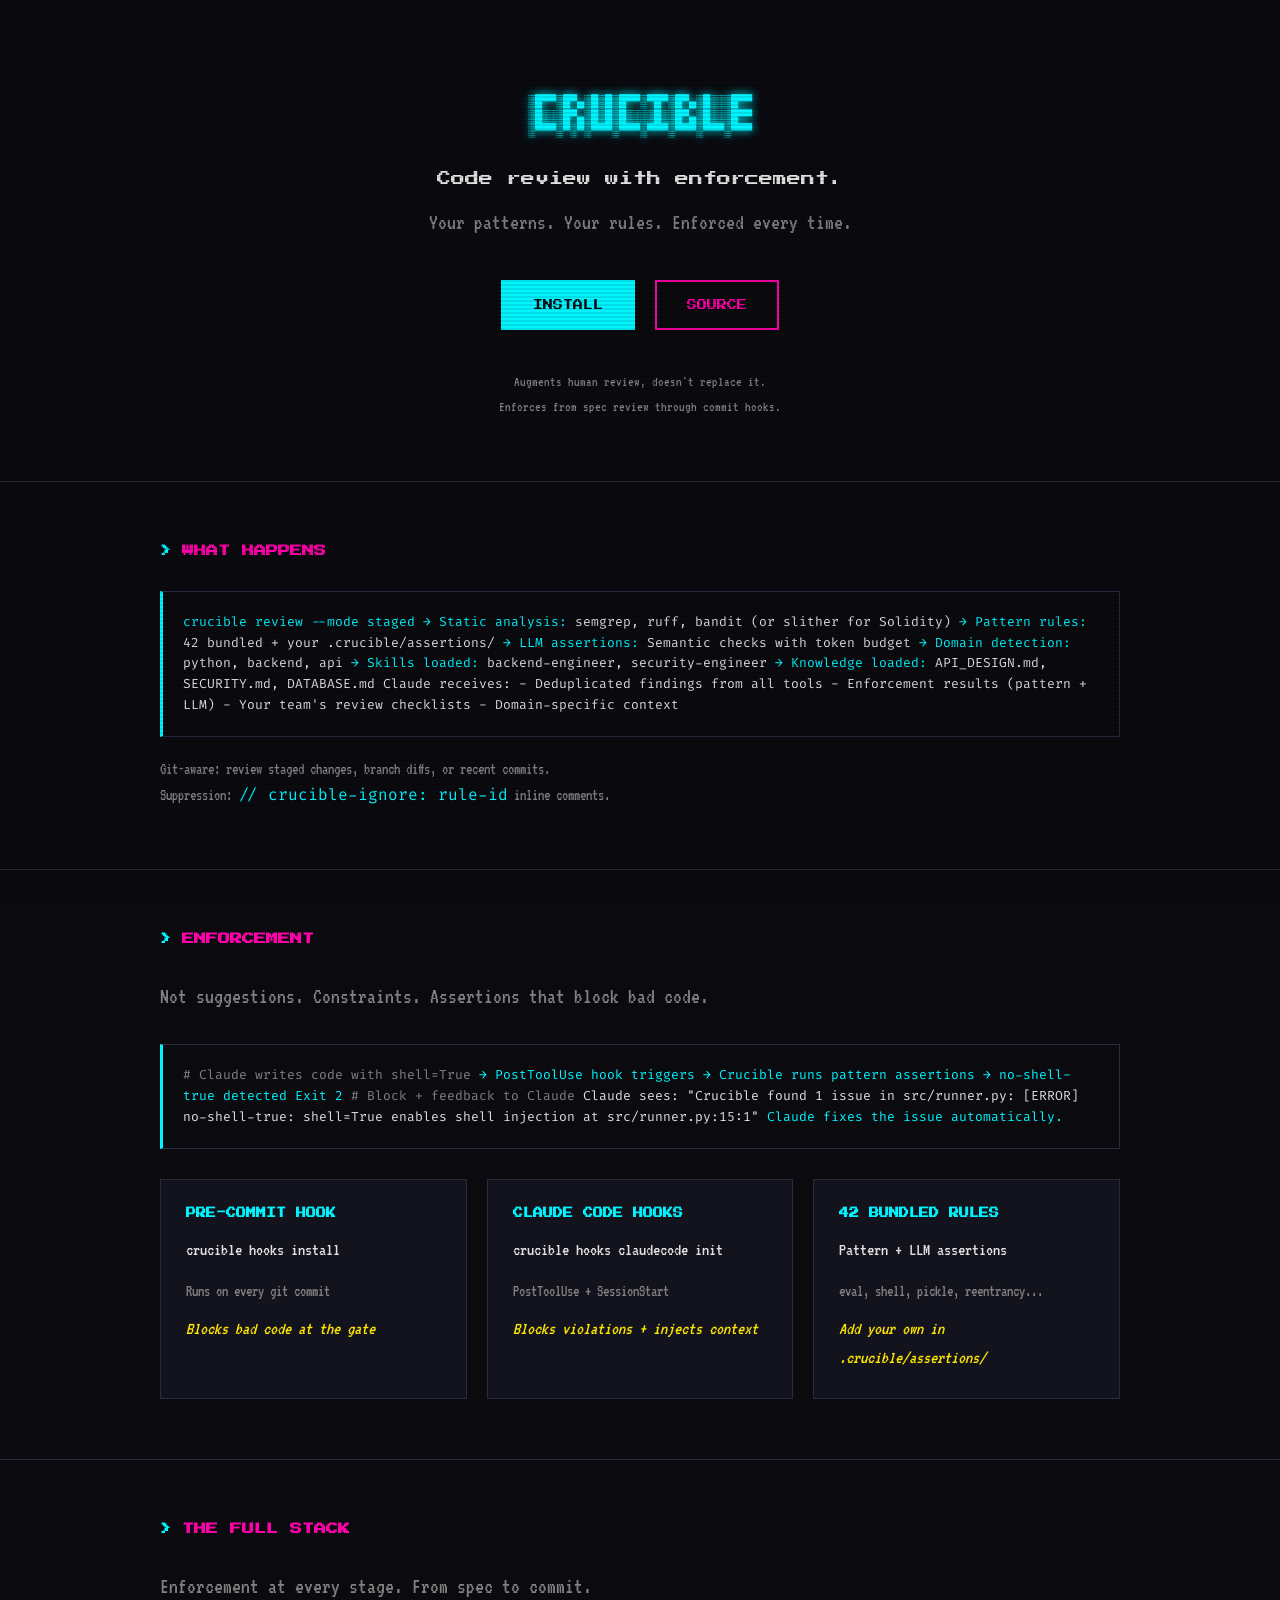
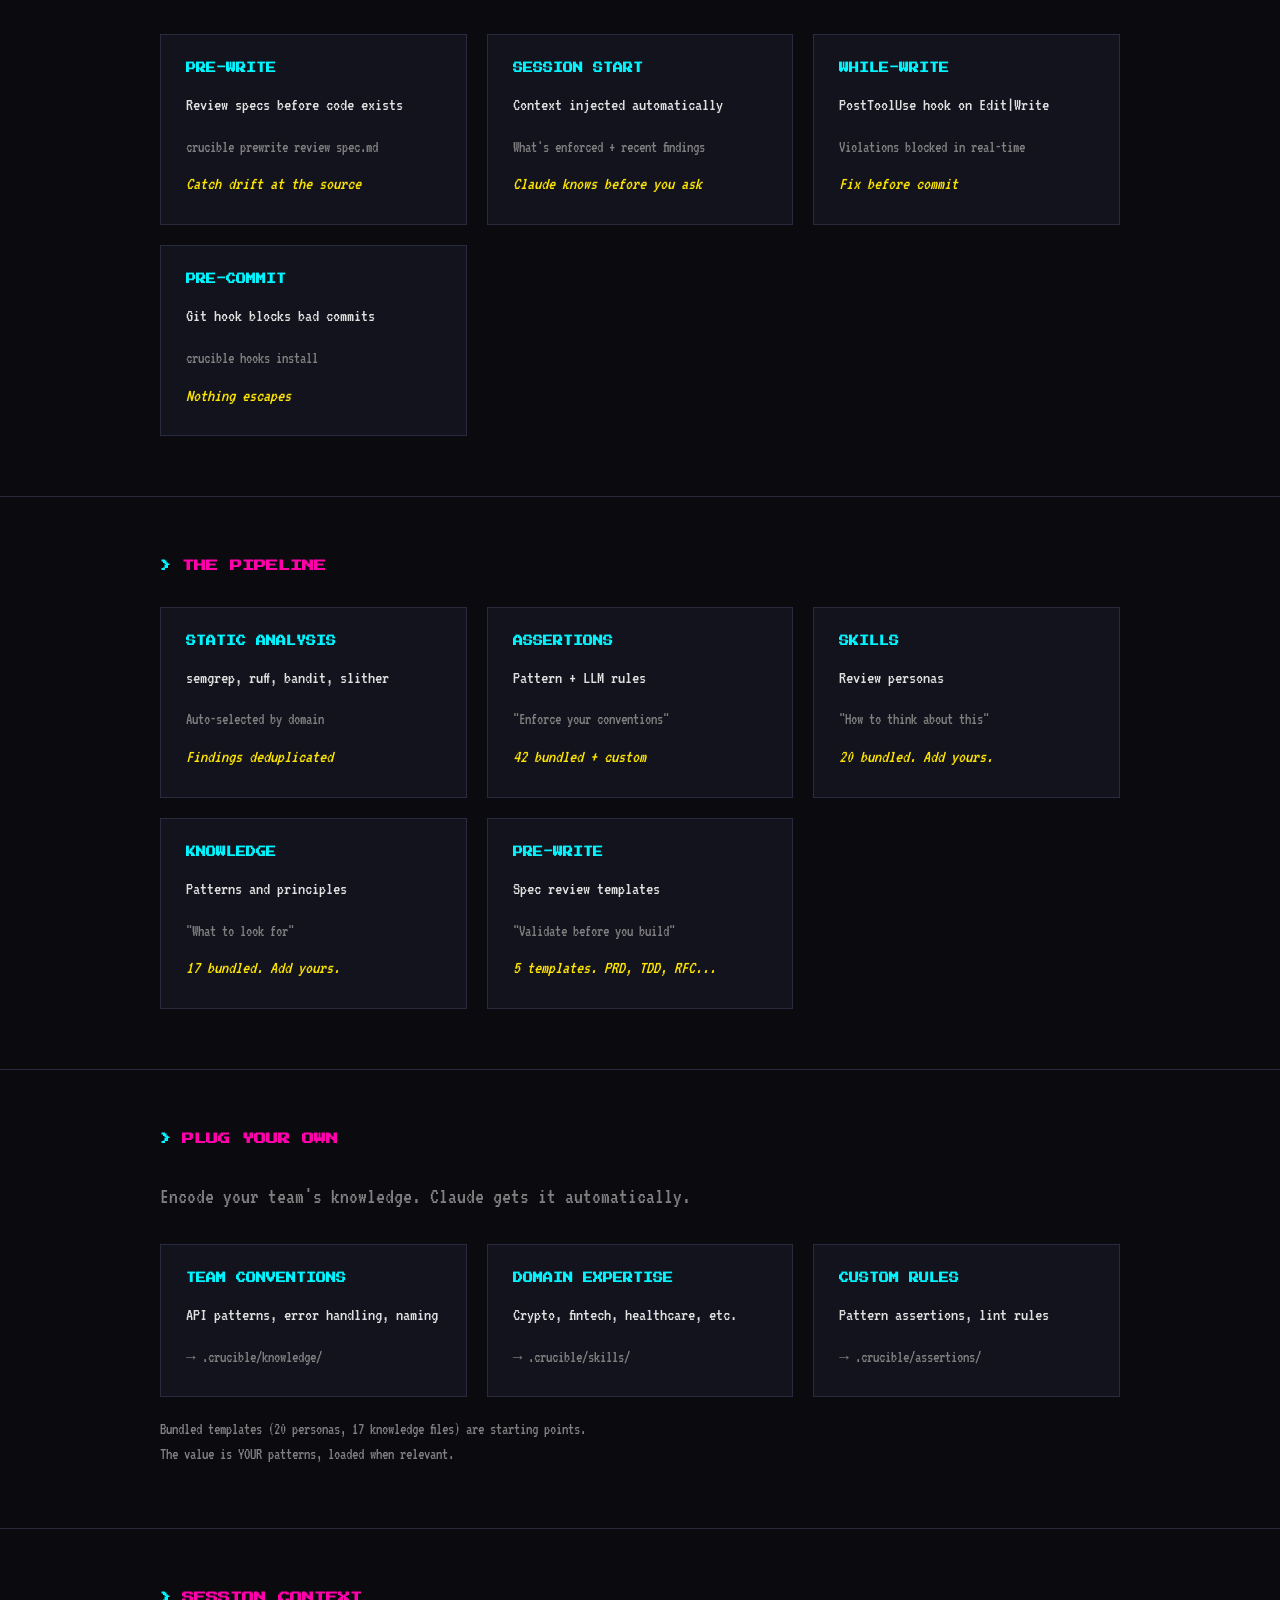
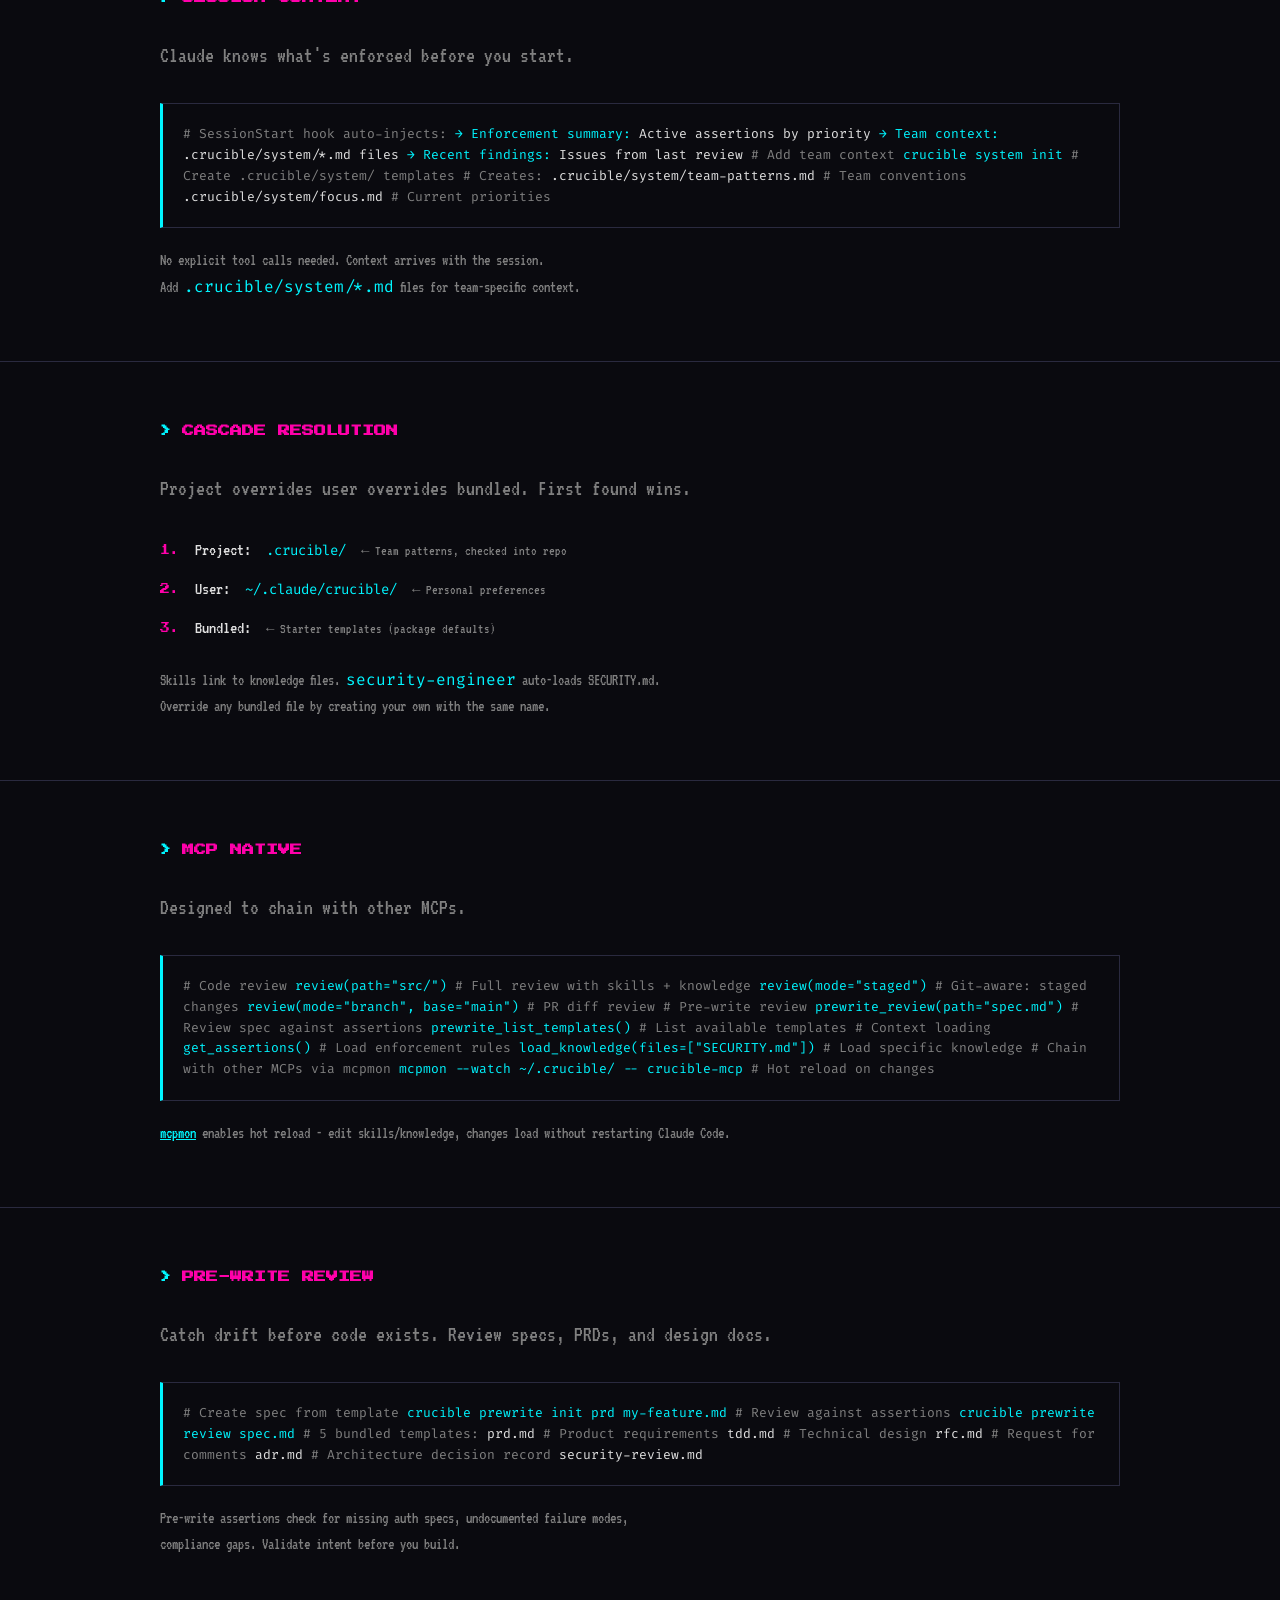
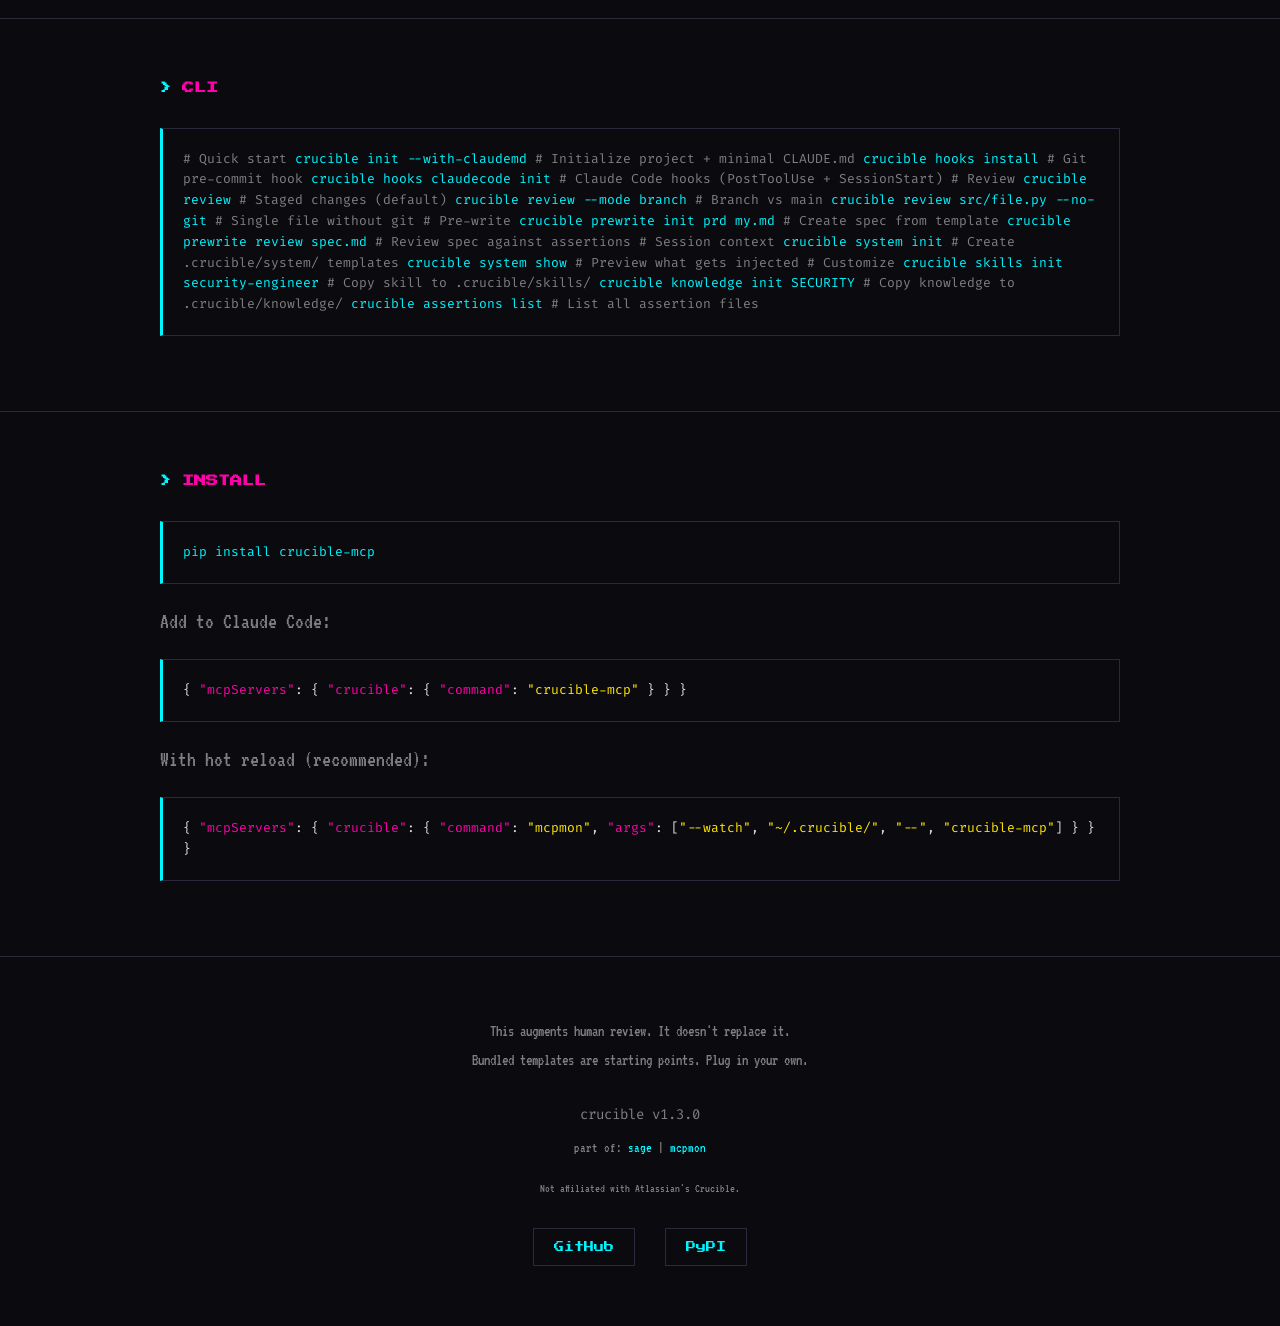
<file: docs/index.html>
<!DOCTYPE html>
<html lang="en">
<head>
  <meta charset="UTF-8">
  <meta name="viewport" content="width=device-width, initial-scale=1.0">
  <title>Crucible - Code review with enforcement for Claude Code</title>
  <meta name="description" content="Code review with enforcement. Pattern and LLM assertions that block bad code. Pre-write spec review. Session context injection. 20 personas, 17 knowledge files. From spec to commit.">
  <link rel="preconnect" href="https://fonts.googleapis.com">
  <link rel="preconnect" href="https://fonts.gstatic.com" crossorigin>
  <link href="https://fonts.googleapis.com/css2?family=Fira+Code:wght@400;600&family=Press+Start+2P&family=VT323&display=swap" rel="stylesheet">
  <style>
    :root {
      --bg-dark: #0a0a0f;
      --cyan: #00f5ff;
      --magenta: #ff00aa;
      --yellow: #ffe600;
      --text: #e0e0e0;
      --text-dim: #808080;
      --border: #2a2a3f;
    }

    * {
      margin: 0;
      padding: 0;
      box-sizing: border-box;
    }

    html {
      scroll-behavior: smooth;
    }

    body {
      font-family: 'VT323', monospace;
      font-size: 18px;
      line-height: 1.6;
      background: var(--bg-dark);
      color: var(--text);
      min-height: 100vh;
    }

    /* Scanlines overlay */
    body::before {
      content: '';
      position: fixed;
      top: 0;
      left: 0;
      width: 100%;
      height: 100%;
      background: repeating-linear-gradient(
        0deg,
        transparent,
        transparent 2px,
        rgba(0, 0, 0, 0.1) 2px,
        rgba(0, 0, 0, 0.1) 4px
      );
      pointer-events: none;
      z-index: 1000;
    }

    @media (prefers-reduced-motion: reduce) {
      body::before {
        display: none;
      }
    }

    .container {
      max-width: 1000px;
      margin: 0 auto;
      padding: 0 20px;
    }

    /* Hero */
    .hero {
      text-align: center;
      padding: 80px 20px 60px;
      border-bottom: 1px solid var(--border);
    }

    .ascii-banner {
      font-family: 'Fira Code', monospace;
      font-size: 12px;
      line-height: 1.2;
      color: var(--cyan);
      white-space: pre;
      margin-bottom: 30px;
      text-shadow: 0 0 10px var(--cyan);
    }

    @media (max-width: 600px) {
      .ascii-banner {
        font-size: 8px;
      }
    }

    .tagline {
      font-family: 'Press Start 2P', cursive;
      font-size: 14px;
      color: var(--text);
      margin-bottom: 15px;
    }

    .subtitle {
      font-size: 22px;
      color: var(--text-dim);
      margin-bottom: 40px;
    }

    .cta-buttons {
      display: flex;
      gap: 20px;
      justify-content: center;
      flex-wrap: wrap;
      margin-bottom: 40px;
    }

    .btn {
      font-family: 'Press Start 2P', cursive;
      font-size: 10px;
      padding: 15px 30px;
      text-decoration: none;
      border: 2px solid;
      transition: all 0.2s ease;
      position: relative;
    }

    .btn-primary {
      background: var(--cyan);
      border-color: var(--cyan);
      color: var(--bg-dark);
    }

    .btn-primary:hover {
      background: transparent;
      color: var(--cyan);
      box-shadow: 0 0 20px var(--cyan);
    }

    .btn-secondary {
      background: transparent;
      border-color: var(--magenta);
      color: var(--magenta);
    }

    .btn-secondary:hover {
      background: var(--magenta);
      color: var(--bg-dark);
      box-shadow: 0 0 20px var(--magenta);
    }

    @media (prefers-reduced-motion: reduce) {
      .btn {
        transition: none;
      }
    }

    .disclaimer {
      font-size: 14px;
      color: var(--text-dim);
      max-width: 500px;
      margin: 0 auto;
      line-height: 1.8;
    }

    /* Section styles */
    section {
      padding: 60px 20px;
      border-bottom: 1px solid var(--border);
    }

    .section-header {
      font-family: 'Press Start 2P', cursive;
      font-size: 12px;
      color: var(--magenta);
      margin-bottom: 30px;
      display: flex;
      align-items: center;
      gap: 10px;
    }

    .section-header::before {
      content: '>';
      color: var(--cyan);
    }

    /* Cards grid */
    .cards {
      display: grid;
      grid-template-columns: repeat(auto-fit, minmax(280px, 1fr));
      gap: 20px;
    }

    .card {
      background: rgba(42, 42, 63, 0.3);
      border: 1px solid var(--border);
      padding: 25px;
      transition: all 0.3s ease;
    }

    .card:hover {
      border-color: var(--cyan);
      box-shadow: 0 0 30px rgba(0, 245, 255, 0.1);
    }

    @media (prefers-reduced-motion: reduce) {
      .card {
        transition: none;
      }
      .card:hover {
        box-shadow: none;
      }
    }

    .card-title {
      font-family: 'Press Start 2P', cursive;
      font-size: 10px;
      color: var(--cyan);
      margin-bottom: 15px;
    }

    .card-desc {
      font-size: 18px;
      color: var(--text);
      margin-bottom: 15px;
    }

    .card-meta {
      font-size: 16px;
      color: var(--text-dim);
    }

    .card-quote {
      font-style: italic;
      color: var(--yellow);
      margin-top: 10px;
    }

    /* Persona cards - smaller */
    .persona-grid {
      display: grid;
      grid-template-columns: repeat(auto-fit, minmax(200px, 1fr));
      gap: 15px;
    }

    .persona-card {
      background: rgba(42, 42, 63, 0.3);
      border: 1px solid var(--border);
      padding: 20px;
      transition: all 0.3s ease;
    }

    .persona-card:hover {
      border-color: var(--magenta);
      box-shadow: 0 0 20px rgba(255, 0, 170, 0.1);
    }

    @media (prefers-reduced-motion: reduce) {
      .persona-card {
        transition: none;
      }
      .persona-card:hover {
        box-shadow: none;
      }
    }

    .persona-name {
      font-family: 'Press Start 2P', cursive;
      font-size: 8px;
      color: var(--magenta);
      margin-bottom: 10px;
    }

    .persona-desc {
      font-size: 16px;
      color: var(--text);
      margin-bottom: 8px;
    }

    .persona-quote {
      font-size: 14px;
      color: var(--yellow);
      font-style: italic;
    }

    /* Knowledge cards */
    .knowledge-grid {
      display: grid;
      grid-template-columns: repeat(auto-fit, minmax(180px, 1fr));
      gap: 15px;
      margin-bottom: 30px;
    }

    .knowledge-card {
      background: rgba(42, 42, 63, 0.3);
      border: 1px solid var(--border);
      padding: 15px;
      transition: all 0.3s ease;
    }

    .knowledge-card:hover {
      border-color: var(--yellow);
      box-shadow: 0 0 20px rgba(255, 230, 0, 0.1);
    }

    @media (prefers-reduced-motion: reduce) {
      .knowledge-card {
        transition: none;
      }
      .knowledge-card:hover {
        box-shadow: none;
      }
    }

    .knowledge-name {
      font-family: 'Fira Code', monospace;
      font-size: 14px;
      color: var(--yellow);
      margin-bottom: 8px;
    }

    .knowledge-desc {
      font-size: 14px;
      color: var(--text-dim);
    }

    .knowledge-links {
      font-size: 16px;
      color: var(--text-dim);
      line-height: 1.8;
    }

    .knowledge-links code {
      font-family: 'Fira Code', monospace;
      font-size: 14px;
      color: var(--cyan);
    }

    /* Flow diagram */
    .flow {
      display: flex;
      align-items: center;
      justify-content: center;
      flex-wrap: wrap;
      gap: 10px;
      margin-bottom: 30px;
    }

    .flow-box {
      background: rgba(42, 42, 63, 0.5);
      border: 1px solid var(--border);
      padding: 15px 20px;
      text-align: center;
      min-width: 120px;
    }

    .flow-box-title {
      font-family: 'Press Start 2P', cursive;
      font-size: 8px;
      color: var(--cyan);
      margin-bottom: 8px;
    }

    .flow-box-content {
      font-size: 14px;
      color: var(--text-dim);
    }

    .flow-arrow {
      font-family: 'Fira Code', monospace;
      font-size: 20px;
      color: var(--magenta);
    }

    .flow-example {
      display: flex;
      align-items: center;
      justify-content: center;
      flex-wrap: wrap;
      gap: 15px;
      font-size: 16px;
      color: var(--text-dim);
    }

    .flow-example code {
      font-family: 'Fira Code', monospace;
      color: var(--yellow);
    }

    .flow-example .arrow {
      color: var(--magenta);
    }

    /* Code blocks */
    .code-block {
      background: rgba(10, 10, 15, 0.8);
      border: 1px solid var(--border);
      border-left: 3px solid var(--cyan);
      padding: 20px;
      font-family: 'Fira Code', monospace;
      font-size: 13px;
      line-height: 1.6;
      overflow-x: auto;
      margin: 15px 0;
    }

    .code-block .comment {
      color: var(--text-dim);
    }

    .code-block .key {
      color: var(--magenta);
    }

    .code-block .string {
      color: var(--yellow);
    }

    .code-block .cmd {
      color: var(--cyan);
    }

    /* Cascade section */
    .cascade-list {
      font-size: 18px;
      margin-bottom: 25px;
    }

    .cascade-item {
      display: flex;
      align-items: baseline;
      gap: 15px;
      margin-bottom: 10px;
    }

    .cascade-num {
      font-family: 'Press Start 2P', cursive;
      font-size: 10px;
      color: var(--magenta);
    }

    .cascade-path {
      font-family: 'Fira Code', monospace;
      font-size: 14px;
      color: var(--cyan);
    }

    .cascade-note {
      color: var(--text-dim);
      font-size: 14px;
    }

    /* Footer */
    footer {
      padding: 60px 20px;
      text-align: center;
    }

    .footer-disclaimer {
      font-size: 16px;
      color: var(--text-dim);
      max-width: 500px;
      margin: 0 auto 30px;
      line-height: 1.8;
    }

    .footer-version {
      font-family: 'Fira Code', monospace;
      font-size: 14px;
      color: var(--text-dim);
      margin-bottom: 10px;
    }

    .footer-family {
      font-size: 14px;
      color: var(--text-dim);
      margin-bottom: 20px;
    }

    .footer-family a {
      color: var(--cyan);
      text-decoration: none;
    }

    .footer-family a:hover {
      text-decoration: underline;
    }

    .footer-note {
      font-size: 12px;
      color: var(--text-dim);
      margin-bottom: 30px;
    }

    .footer-links {
      display: flex;
      gap: 30px;
      justify-content: center;
    }

    .footer-links a {
      font-family: 'Press Start 2P', cursive;
      font-size: 10px;
      color: var(--cyan);
      text-decoration: none;
      padding: 10px 20px;
      border: 1px solid var(--border);
      transition: all 0.2s ease;
    }

    .footer-links a:hover {
      border-color: var(--cyan);
      box-shadow: 0 0 15px rgba(0, 245, 255, 0.2);
    }

    @media (prefers-reduced-motion: reduce) {
      .footer-links a {
        transition: none;
      }
    }

    /* Typing animation for tagline */
    .typing {
      overflow: hidden;
      white-space: nowrap;
      animation: typing 2s steps(40, end);
    }

    @keyframes typing {
      from { width: 0; }
      to { width: 100%; }
    }

    @media (prefers-reduced-motion: reduce) {
      .typing {
        animation: none;
        width: 100%;
      }
    }

    /* Glitch effect for ASCII */
    .glitch {
      animation: glitch 3s infinite;
    }

    @keyframes glitch {
      0%, 90%, 100% {
        text-shadow: 0 0 10px var(--cyan);
      }
      92% {
        text-shadow: -2px 0 var(--magenta), 2px 0 var(--cyan);
      }
      94% {
        text-shadow: 2px 0 var(--magenta), -2px 0 var(--cyan);
      }
      96% {
        text-shadow: 0 0 10px var(--cyan);
      }
      98% {
        text-shadow: -1px 0 var(--yellow), 1px 0 var(--magenta);
      }
    }

    @media (prefers-reduced-motion: reduce) {
      .glitch {
        animation: none;
        text-shadow: 0 0 10px var(--cyan);
      }
    }

    /* Section note styling */
    .section-note {
      font-size: 16px;
      color: var(--text-dim);
      margin-top: 20px;
    }

    .section-note code {
      font-family: 'Fira Code', monospace;
      color: var(--cyan);
    }
  </style>
</head>
<body>

  <!-- Hero -->
  <header class="hero">
    <div class="container">
      <div class="ascii-banner glitch" aria-label="CRUCIBLE">
░█▀▀░█▀▄░█░█░█▀▀░▀█▀░█▀▄░█░░░█▀▀
░█░░░█▀▄░█░█░█░░░░█░░█▀▄░█░░░█▀▀
░▀▀▀░▀░▀░▀▀▀░▀▀▀░▀▀▀░▀▀▀░▀▀▀░▀▀▀</div>
      <p class="tagline typing">Code review with enforcement.</p>
      <p class="subtitle">Your patterns. Your rules. Enforced every time.</p>
      <div class="cta-buttons">
        <a href="#install" class="btn btn-primary">INSTALL</a>
        <a href="https://github.com/b17z/crucible" class="btn btn-secondary">SOURCE</a>
      </div>
      <p class="disclaimer">
        Augments human review, doesn't replace it.<br>
        Enforces from spec review through commit hooks.
      </p>
    </div>
  </header>

  <!-- What Happens -->
  <section id="what-happens">
    <div class="container">
      <h2 class="section-header">WHAT HAPPENS</h2>
      <div class="code-block">
<span class="cmd">crucible review --mode staged</span>

<span class="cmd">→ Static analysis:</span>  semgrep, ruff, bandit (or slither for Solidity)
<span class="cmd">→ Pattern rules:</span>    42 bundled + your .crucible/assertions/
<span class="cmd">→ LLM assertions:</span>   Semantic checks with token budget
<span class="cmd">→ Domain detection:</span>  python, backend, api
<span class="cmd">→ Skills loaded:</span>     backend-engineer, security-engineer
<span class="cmd">→ Knowledge loaded:</span>  API_DESIGN.md, SECURITY.md, DATABASE.md

<span class="text-dim">Claude receives:</span>
  - Deduplicated findings from all tools
  - Enforcement results (pattern + LLM)
  - Your team's review checklists
  - Domain-specific context
      </div>
      <p class="section-note">
        Git-aware: review staged changes, branch diffs, or recent commits.<br>
        Suppression: <code>// crucible-ignore: rule-id</code> inline comments.
      </p>
    </div>
  </section>

  <!-- Enforcement -->
  <section id="enforcement">
    <div class="container">
      <h2 class="section-header">ENFORCEMENT</h2>
      <p class="subtitle" style="margin-bottom: 30px;">Not suggestions. Constraints. Assertions that block bad code.</p>
      <div class="code-block">
<span class="comment"># Claude writes code with shell=True</span>
<span class="cmd">→ PostToolUse hook triggers</span>
<span class="cmd">→ Crucible runs pattern assertions</span>
<span class="cmd">→ no-shell-true detected</span>

<span class="cmd">Exit 2</span> <span class="comment"># Block + feedback to Claude</span>

<span class="text-dim">Claude sees:</span>
  "Crucible found 1 issue in src/runner.py:
  [ERROR] no-shell-true: shell=True enables shell injection
    at src/runner.py:15:1"

<span class="cmd">Claude fixes the issue automatically.</span>
      </div>
      <div class="cards" style="margin-top: 30px;">
        <div class="card">
          <h3 class="card-title">PRE-COMMIT HOOK</h3>
          <p class="card-desc">crucible hooks install</p>
          <p class="card-meta">Runs on every git commit</p>
          <p class="card-quote">Blocks bad code at the gate</p>
        </div>
        <div class="card">
          <h3 class="card-title">CLAUDE CODE HOOKS</h3>
          <p class="card-desc">crucible hooks claudecode init</p>
          <p class="card-meta">PostToolUse + SessionStart</p>
          <p class="card-quote">Blocks violations + injects context</p>
        </div>
        <div class="card">
          <h3 class="card-title">42 BUNDLED RULES</h3>
          <p class="card-desc">Pattern + LLM assertions</p>
          <p class="card-meta">eval, shell, pickle, reentrancy...</p>
          <p class="card-quote">Add your own in .crucible/assertions/</p>
        </div>
      </div>
    </div>
  </section>

  <!-- Full Stack -->
  <section id="stack">
    <div class="container">
      <h2 class="section-header">THE FULL STACK</h2>
      <p class="subtitle" style="margin-bottom: 30px;">Enforcement at every stage. From spec to commit.</p>
      <div class="cards">
        <div class="card">
          <h3 class="card-title">PRE-WRITE</h3>
          <p class="card-desc">Review specs before code exists</p>
          <p class="card-meta">crucible prewrite review spec.md</p>
          <p class="card-quote">Catch drift at the source</p>
        </div>
        <div class="card">
          <h3 class="card-title">SESSION START</h3>
          <p class="card-desc">Context injected automatically</p>
          <p class="card-meta">What's enforced + recent findings</p>
          <p class="card-quote">Claude knows before you ask</p>
        </div>
        <div class="card">
          <h3 class="card-title">WHILE-WRITE</h3>
          <p class="card-desc">PostToolUse hook on Edit|Write</p>
          <p class="card-meta">Violations blocked in real-time</p>
          <p class="card-quote">Fix before commit</p>
        </div>
        <div class="card">
          <h3 class="card-title">PRE-COMMIT</h3>
          <p class="card-desc">Git hook blocks bad commits</p>
          <p class="card-meta">crucible hooks install</p>
          <p class="card-quote">Nothing escapes</p>
        </div>
      </div>
    </div>
  </section>

  <!-- What It Does -->
  <section id="features">
    <div class="container">
      <h2 class="section-header">THE PIPELINE</h2>
      <div class="cards">
        <div class="card">
          <h3 class="card-title">STATIC ANALYSIS</h3>
          <p class="card-desc">semgrep, ruff, bandit, slither</p>
          <p class="card-meta">Auto-selected by domain</p>
          <p class="card-quote">Findings deduplicated</p>
        </div>
        <div class="card">
          <h3 class="card-title">ASSERTIONS</h3>
          <p class="card-desc">Pattern + LLM rules</p>
          <p class="card-meta">"Enforce your conventions"</p>
          <p class="card-quote">42 bundled + custom</p>
        </div>
        <div class="card">
          <h3 class="card-title">SKILLS</h3>
          <p class="card-desc">Review personas</p>
          <p class="card-meta">"How to think about this"</p>
          <p class="card-quote">20 bundled. Add yours.</p>
        </div>
        <div class="card">
          <h3 class="card-title">KNOWLEDGE</h3>
          <p class="card-desc">Patterns and principles</p>
          <p class="card-meta">"What to look for"</p>
          <p class="card-quote">17 bundled. Add yours.</p>
        </div>
        <div class="card">
          <h3 class="card-title">PRE-WRITE</h3>
          <p class="card-desc">Spec review templates</p>
          <p class="card-meta">"Validate before you build"</p>
          <p class="card-quote">5 templates. PRD, TDD, RFC...</p>
        </div>
      </div>
    </div>
  </section>

  <!-- Plug Your Own -->
  <section id="plug-your-own">
    <div class="container">
      <h2 class="section-header">PLUG YOUR OWN</h2>
      <p class="subtitle" style="margin-bottom: 30px;">Encode your team's knowledge. Claude gets it automatically.</p>
      <div class="cards">
        <div class="card">
          <h3 class="card-title">TEAM CONVENTIONS</h3>
          <p class="card-desc">API patterns, error handling, naming</p>
          <p class="card-meta">→ .crucible/knowledge/</p>
        </div>
        <div class="card">
          <h3 class="card-title">DOMAIN EXPERTISE</h3>
          <p class="card-desc">Crypto, fintech, healthcare, etc.</p>
          <p class="card-meta">→ .crucible/skills/</p>
        </div>
        <div class="card">
          <h3 class="card-title">CUSTOM RULES</h3>
          <p class="card-desc">Pattern assertions, lint rules</p>
          <p class="card-meta">→ .crucible/assertions/</p>
        </div>
      </div>
      <p class="section-note">
        Bundled templates (20 personas, 17 knowledge files) are starting points.<br>
        The value is YOUR patterns, loaded when relevant.
      </p>
    </div>
  </section>

  <!-- Session Context -->
  <section id="session-context">
    <div class="container">
      <h2 class="section-header">SESSION CONTEXT</h2>
      <p class="subtitle" style="margin-bottom: 30px;">Claude knows what's enforced before you start.</p>
      <div class="code-block">
<span class="comment"># SessionStart hook auto-injects:</span>

<span class="cmd">→ Enforcement summary:</span>   Active assertions by priority
<span class="cmd">→ Team context:</span>          .crucible/system/*.md files
<span class="cmd">→ Recent findings:</span>       Issues from last review

<span class="comment"># Add team context</span>
<span class="cmd">crucible system init</span>               <span class="comment"># Create .crucible/system/ templates</span>

<span class="comment"># Creates:</span>
  .crucible/system/team-patterns.md  <span class="comment"># Team conventions</span>
  .crucible/system/focus.md          <span class="comment"># Current priorities</span>
      </div>
      <p class="section-note">
        No explicit tool calls needed. Context arrives with the session.<br>
        Add <code>.crucible/system/*.md</code> files for team-specific context.
      </p>
    </div>
  </section>

  <!-- Cascade -->
  <section id="cascade">
    <div class="container">
      <h2 class="section-header">CASCADE RESOLUTION</h2>
      <p class="subtitle" style="margin-bottom: 30px;">Project overrides user overrides bundled. First found wins.</p>
      <div class="cascade-list">
        <div class="cascade-item">
          <span class="cascade-num">1.</span>
          <span>Project:</span>
          <span class="cascade-path">.crucible/</span>
          <span class="cascade-note">← Team patterns, checked into repo</span>
        </div>
        <div class="cascade-item">
          <span class="cascade-num">2.</span>
          <span>User:</span>
          <span class="cascade-path">~/.claude/crucible/</span>
          <span class="cascade-note">← Personal preferences</span>
        </div>
        <div class="cascade-item">
          <span class="cascade-num">3.</span>
          <span>Bundled:</span>
          <span class="cascade-note">← Starter templates (package defaults)</span>
        </div>
      </div>
      <p class="section-note">
        Skills link to knowledge files. <code>security-engineer</code> auto-loads SECURITY.md.<br>
        Override any bundled file by creating your own with the same name.
      </p>
    </div>
  </section>

  <!-- MCP Native -->
  <section id="mcp">
    <div class="container">
      <h2 class="section-header">MCP NATIVE</h2>
      <p class="subtitle" style="margin-bottom: 30px;">Designed to chain with other MCPs.</p>
      <div class="code-block">
<span class="comment"># Code review</span>
<span class="cmd">review(path="src/")</span>                    <span class="comment"># Full review with skills + knowledge</span>
<span class="cmd">review(mode="staged")</span>                   <span class="comment"># Git-aware: staged changes</span>
<span class="cmd">review(mode="branch", base="main")</span>      <span class="comment"># PR diff review</span>

<span class="comment"># Pre-write review</span>
<span class="cmd">prewrite_review(path="spec.md")</span>         <span class="comment"># Review spec against assertions</span>
<span class="cmd">prewrite_list_templates()</span>               <span class="comment"># List available templates</span>

<span class="comment"># Context loading</span>
<span class="cmd">get_assertions()</span>                        <span class="comment"># Load enforcement rules</span>
<span class="cmd">load_knowledge(files=["SECURITY.md"])</span>   <span class="comment"># Load specific knowledge</span>

<span class="comment"># Chain with other MCPs via mcpmon</span>
<span class="cmd">mcpmon --watch ~/.crucible/ -- crucible-mcp</span>   <span class="comment"># Hot reload on changes</span>
      </div>
      <p class="section-note">
        <a href="https://b17z.github.io/mcpmon/" style="color: var(--cyan);">mcpmon</a> enables hot reload - edit skills/knowledge, changes load without restarting Claude Code.
      </p>
    </div>
  </section>

  <!-- Pre-Write -->
  <section id="prewrite">
    <div class="container">
      <h2 class="section-header">PRE-WRITE REVIEW</h2>
      <p class="subtitle" style="margin-bottom: 30px;">Catch drift before code exists. Review specs, PRDs, and design docs.</p>
      <div class="code-block">
<span class="comment"># Create spec from template</span>
<span class="cmd">crucible prewrite init prd my-feature.md</span>

<span class="comment"># Review against assertions</span>
<span class="cmd">crucible prewrite review spec.md</span>

<span class="comment"># 5 bundled templates:</span>
  prd.md            <span class="comment"># Product requirements</span>
  tdd.md            <span class="comment"># Technical design</span>
  rfc.md            <span class="comment"># Request for comments</span>
  adr.md            <span class="comment"># Architecture decision record</span>
  security-review.md
      </div>
      <p class="section-note">
        Pre-write assertions check for missing auth specs, undocumented failure modes,<br>
        compliance gaps. Validate intent before you build.
      </p>
    </div>
  </section>

  <!-- CLI -->
  <section id="cli">
    <div class="container">
      <h2 class="section-header">CLI</h2>
      <div class="code-block">
<span class="comment"># Quick start</span>
<span class="cmd">crucible init --with-claudemd</span>           <span class="comment"># Initialize project + minimal CLAUDE.md</span>
<span class="cmd">crucible hooks install</span>                  <span class="comment"># Git pre-commit hook</span>
<span class="cmd">crucible hooks claudecode init</span>          <span class="comment"># Claude Code hooks (PostToolUse + SessionStart)</span>

<span class="comment"># Review</span>
<span class="cmd">crucible review</span>                         <span class="comment"># Staged changes (default)</span>
<span class="cmd">crucible review --mode branch</span>           <span class="comment"># Branch vs main</span>
<span class="cmd">crucible review src/file.py --no-git</span>    <span class="comment"># Single file without git</span>

<span class="comment"># Pre-write</span>
<span class="cmd">crucible prewrite init prd my.md</span>        <span class="comment"># Create spec from template</span>
<span class="cmd">crucible prewrite review spec.md</span>        <span class="comment"># Review spec against assertions</span>

<span class="comment"># Session context</span>
<span class="cmd">crucible system init</span>                    <span class="comment"># Create .crucible/system/ templates</span>
<span class="cmd">crucible system show</span>                    <span class="comment"># Preview what gets injected</span>

<span class="comment"># Customize</span>
<span class="cmd">crucible skills init security-engineer</span>  <span class="comment"># Copy skill to .crucible/skills/</span>
<span class="cmd">crucible knowledge init SECURITY</span>        <span class="comment"># Copy knowledge to .crucible/knowledge/</span>
<span class="cmd">crucible assertions list</span>                <span class="comment"># List all assertion files</span>
      </div>
    </div>
  </section>

  <!-- Install -->
  <section id="install">
    <div class="container">
      <h2 class="section-header">INSTALL</h2>
      <div class="code-block">
<span class="cmd">pip install crucible-mcp</span>
      </div>
      <p class="subtitle" style="margin: 20px 0;">Add to Claude Code:</p>
      <div class="code-block">
{
  <span class="key">"mcpServers"</span>: {
    <span class="key">"crucible"</span>: {
      <span class="key">"command"</span>: <span class="string">"crucible-mcp"</span>
    }
  }
}
      </div>
      <p class="subtitle" style="margin: 20px 0;">With hot reload (recommended):</p>
      <div class="code-block">
{
  <span class="key">"mcpServers"</span>: {
    <span class="key">"crucible"</span>: {
      <span class="key">"command"</span>: <span class="string">"mcpmon"</span>,
      <span class="key">"args"</span>: [<span class="string">"--watch"</span>, <span class="string">"~/.crucible/"</span>, <span class="string">"--"</span>, <span class="string">"crucible-mcp"</span>]
    }
  }
}
      </div>
    </div>
  </section>

  <!-- Footer -->
  <footer>
    <div class="container">
      <p class="footer-disclaimer">
        This augments human review. It doesn't replace it.<br>
        Bundled templates are starting points. Plug in your own.
      </p>
      <p class="footer-version">crucible v1.3.0</p>
      <p class="footer-family">part of: <a href="https://b17z.github.io/sage/">sage</a> | <a href="https://b17z.github.io/mcpmon/">mcpmon</a></p>
      <p class="footer-note">Not affiliated with Atlassian's Crucible.</p>
      <div class="footer-links">
        <a href="https://github.com/b17z/crucible">GitHub</a>
        <a href="https://pypi.org/project/crucible-mcp/">PyPI</a>
      </div>
    </div>
  </footer>

</body>
</html>
</file>
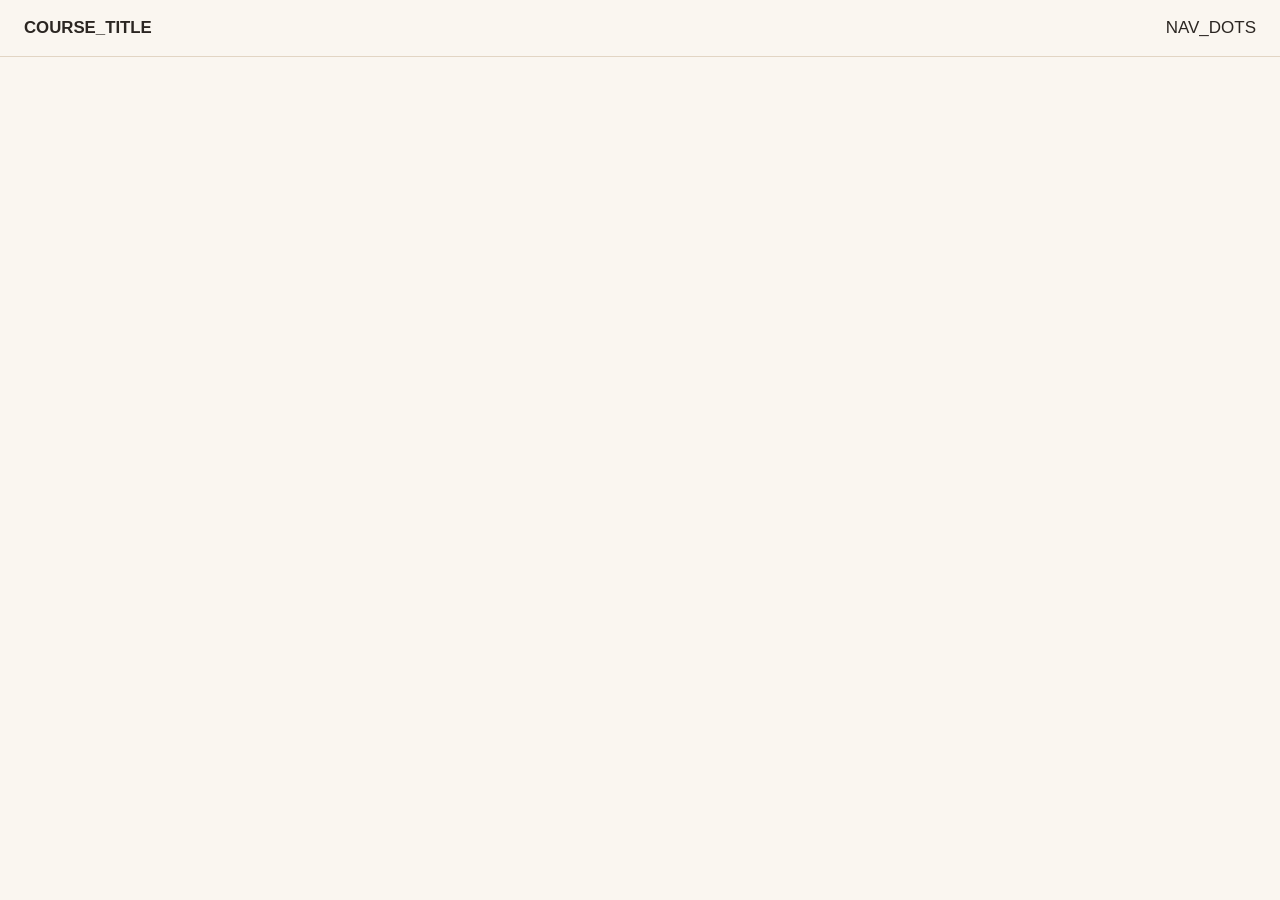
<file: src/crucible/skills/meta/build-along-course/references/base.html>
<!DOCTYPE html>
<!--
  Build-Along Course — document shell.
  Original to crucible. Written into course/base.html at scaffold time
  with exactly three substitutions, then left alone:

    1. Replace the title token below (it appears twice: the <title>
       tag and the header <h1>) with the course's title.
    2. Replace the accent <style> block below with one palette's three
       CSS custom properties (--accent, --accent-soft, --accent-ink),
       chosen by course.yaml's `accent:` value.
    3. Replace the nav-dots token inside <ul class="nav-dots"> with one
       <li><a href="#module-NN">Module title</a></li> per module, in
       module order, appended as modules are added.

  Everything else in this file ships verbatim. Palette options (pick
  one per project, name it in course.yaml's `accent:` field):

    coral (default) --accent:#d97757; --accent-soft:#f4e3da; --accent-ink:#7a3a1d;
    teal            --accent:#2f8f7e; --accent-soft:#dbeee9; --accent-ink:#1c5147;
    amber           --accent:#c98a1f; --accent-soft:#f5e7c9; --accent-ink:#7a5510;

  No external stylesheets, fonts, or scripts are loaded — styles.css
  and course.js are local siblings copied at scaffold time, and the
  system font stack in styles.css needs no @font-face at all.
-->
<html lang="en">
<head>
  <meta charset="utf-8">
  <meta name="viewport" content="width=device-width, initial-scale=1">
  <title>COURSE_TITLE</title>
  <link rel="stylesheet" href="styles.css">
  <style>
    :root {
      --accent: #d97757;
      --accent-soft: #f4e3da;
      --accent-ink: #7a3a1d;
    }
  </style>
</head>
<body>
  <header class="course-header">
    <h1>COURSE_TITLE</h1>
    <ul class="nav-dots">
NAV_DOTS
    </ul>
  </header>
  <main>
</file>
<file: src/crucible/skills/meta/build-along-course/references/styles.css>
/* Build-Along Course — base stylesheet.
 * Original to crucible. System font stack only; no external requests
 * (no CDN fonts, no remote images, no @import of anything off-disk).
 * Copied verbatim into course/styles.css at scaffold time — never
 * regenerate, never hand-edit a scaffolded copy; edit the skill source
 * and re-scaffold instead.
 */

:root {
  /* Accent is set per-project by base.html's inline <style> block,
     written at scaffold time from one of the palettes documented
     there. These are safe fallbacks if that block is ever missing. */
  --accent: #d97757;
  --accent-soft: #f4e3da;
  --accent-ink: #7a3a1d;

  --paper: #faf6f0;
  --paper-alt: #f1e9de;
  --ink: #2b2622;
  --ink-soft: #5a5148;
  --border: #e2d5c4;

  --code-bg: #23201c;
  --code-ink: #eae4da;
  --code-accent: #e8b088;

  --radius: 10px;
  --gap: 1.5rem;

  --font-body:
    -apple-system, BlinkMacSystemFont, "Segoe UI", Roboto, Helvetica,
    Arial, sans-serif, "Apple Color Emoji", "Segoe UI Emoji";
  --font-mono:
    ui-monospace, SFMono-Regular, "SF Mono", Menlo, Consolas,
    "Liberation Mono", monospace;
}

* {
  box-sizing: border-box;
}

html {
  scroll-behavior: smooth;
}

body {
  margin: 0;
  background: var(--paper);
  color: var(--ink);
  font-family: var(--font-body);
  line-height: 1.6;
  font-size: 17px;
}

/* ---- Top shell: title + progress dots ---- */

.course-header {
  position: sticky;
  top: 0;
  z-index: 10;
  display: flex;
  align-items: center;
  justify-content: space-between;
  gap: var(--gap);
  padding: 0.9rem 1.5rem;
  background: var(--paper);
  border-bottom: 1px solid var(--border);
}

.course-header h1 {
  margin: 0;
  font-size: 1.05rem;
  font-weight: 600;
  color: var(--ink);
}

.nav-dots {
  display: flex;
  gap: 0.5rem;
  list-style: none;
  margin: 0;
  padding: 0;
}

.nav-dots li {
  display: block;
}

.nav-dots a {
  display: block;
  width: 10px;
  height: 10px;
  border-radius: 50%;
  background: var(--border);
  text-indent: -9999px;
  overflow: hidden;
  transition: background 0.15s ease, transform 0.15s ease;
}

.nav-dots a:hover,
.nav-dots a:focus-visible {
  background: var(--accent-ink);
  transform: scale(1.15);
}

.nav-dots a.active {
  background: var(--accent);
  transform: scale(1.3);
}

/* ---- Modules ---- */

.module {
  padding: 3rem 1.5rem;
  max-width: 720px;
  margin: 0 auto;
  scroll-margin-top: 4rem;
}

.module:nth-of-type(even) {
  background: var(--paper-alt);
  max-width: none;
}

.module:nth-of-type(even) > * {
  max-width: 720px;
  margin-left: auto;
  margin-right: auto;
}

.module h2 {
  font-size: 1.6rem;
  margin: 0 0 0.25rem;
  color: var(--ink);
}

.module .milestone {
  color: var(--ink-soft);
  font-size: 0.95rem;
  margin: 0 0 1.75rem;
}

.module p {
  margin: 0 0 1.1rem;
}

/* ---- Code / plain-English translation block ---- */

.translate {
  display: grid;
  grid-template-columns: 1fr 1fr;
  gap: 1.25rem;
  margin: 1.5rem 0;
  align-items: stretch;
}

@media (max-width: 640px) {
  .translate {
    grid-template-columns: 1fr;
  }
}

.translate pre {
  margin: 0;
  padding: 1rem 1.1rem;
  background: var(--code-bg);
  color: var(--code-ink);
  border-radius: var(--radius);
  overflow-x: auto;
  font-family: var(--font-mono);
  font-size: 0.85rem;
  line-height: 1.55;
}

.translate .path {
  display: block;
  color: var(--code-accent);
  font-family: var(--font-mono);
  font-size: 0.72rem;
  margin: 0 0 0.4rem;
  opacity: 0.85;
}

.translate .plain {
  padding: 1rem 1.1rem;
  background: var(--paper);
  border: 1px solid var(--border);
  border-radius: var(--radius);
  font-size: 0.95rem;
}

.module:nth-of-type(even) .translate .plain {
  background: var(--paper-alt);
}

/* ---- Aha callout ---- */

.aha {
  margin: 1.75rem 0;
  padding: 1rem 1.25rem;
  border-left: 4px solid var(--accent);
  background: var(--accent-soft);
  border-radius: 0 var(--radius) var(--radius) 0;
}

.aha::before {
  content: "Aha —";
  display: block;
  font-weight: 700;
  color: var(--accent-ink);
  margin-bottom: 0.25rem;
}

/* ---- Quiz ---- */

.quiz {
  margin: 1.75rem 0;
  padding: 1.25rem;
  border: 1px solid var(--border);
  border-radius: var(--radius);
  background: var(--paper);
}

.module:nth-of-type(even) .quiz {
  background: var(--paper-alt);
}

.quiz p.question {
  margin: 0 0 0.75rem;
  font-weight: 600;
}

.quiz .options {
  display: flex;
  flex-direction: column;
  gap: 0.5rem;
  margin-bottom: 0.9rem;
}

.quiz label {
  display: flex;
  align-items: baseline;
  gap: 0.5rem;
  cursor: pointer;
}

.quiz button.check {
  border: none;
  background: var(--accent);
  color: #fff;
  padding: 0.5rem 1rem;
  border-radius: 6px;
  font-size: 0.9rem;
  cursor: pointer;
}

.quiz button.check:hover {
  filter: brightness(1.08);
}

.quiz .explanation {
  margin-top: 0.9rem;
  padding-top: 0.75rem;
  border-top: 1px dashed var(--border);
  display: none;
}

.quiz .explanation.visible {
  display: block;
}

/* No option selected yet: show the "pick an answer" prompt but keep
   the why-text hidden so checking with nothing selected can't leak
   the correct answer. */
.quiz .explanation.unanswered .why {
  display: none;
}

.quiz .result {
  font-weight: 600;
  margin-right: 0.5rem;
}

.quiz .result.correct {
  color: #2f7a4f;
}

.quiz .result.incorrect {
  color: #b3492f;
}

/* ---- Glossary tooltips ---- */

.term {
  position: relative;
  border-bottom: 1px dotted var(--accent-ink);
  cursor: help;
}

.term .tip {
  position: absolute;
  left: 0;
  bottom: 100%;
  margin-bottom: 0.4rem;
  width: max-content;
  max-width: 260px;
  padding: 0.5rem 0.65rem;
  background: var(--code-bg);
  color: var(--code-ink);
  font-size: 0.8rem;
  line-height: 1.4;
  border-radius: 6px;
  opacity: 0;
  pointer-events: none;
  transform: translateY(4px);
  transition: opacity 0.12s ease, transform 0.12s ease;
  z-index: 20;
}

.term:hover .tip,
.term:focus .tip,
.term:focus-visible .tip {
  opacity: 1;
  pointer-events: auto;
  transform: translateY(0);
}

/* ---- Footer ---- */

.course-footer {
  padding: 2.5rem 1.5rem 3rem;
  text-align: center;
  color: var(--ink-soft);
  font-size: 0.85rem;
  border-top: 1px solid var(--border);
}
</file>
